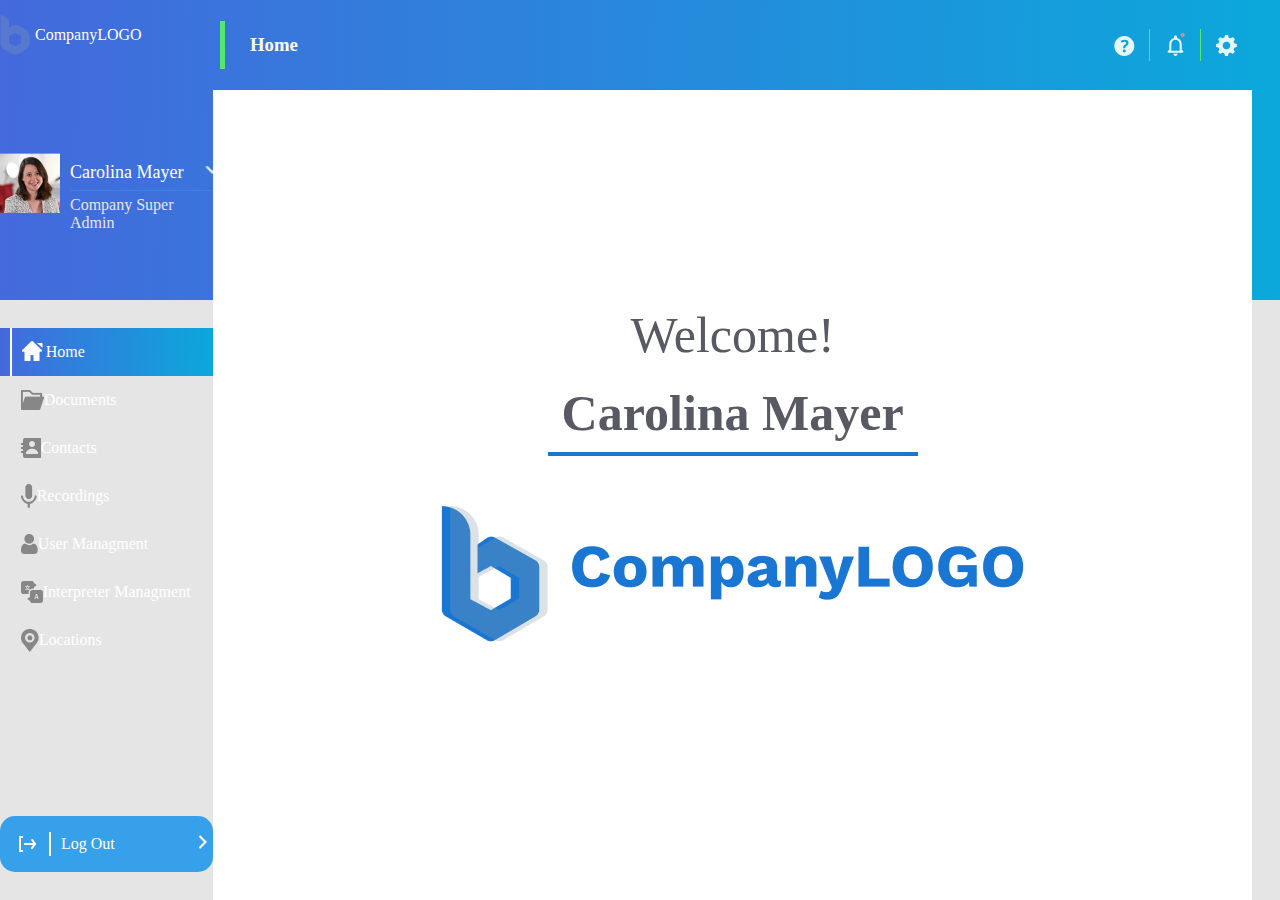
<file: index.html>
<!DOCTYPE html>
<html lang="en">
<head>
    <meta charset="UTF-8">
    <meta name="viewport" content="width=device-width, initial-scale=1.0">
    <title>Document</title>
    <link rel="stylesheet" href="scss.css">
</head>
<body>
    <div id="container">
        

        <div class="header">
            <div class="menu-top">
                <div class="logoInMenu">
                    <div>
                        <a href="/">
                            <img src="./icons/Union.svg" alt="">
                            <p>CompanyLOGO</p>
                        </a>
                    </div>
                    
                </div>
                <div class="userParams">
                    <div class="first">
                        <div>
                            <img src="./icons/avatar.png" alt="avatar">
                        </div>
                        <div class="userBlock">
                            <div class="userProps">
                                <div class="userName">Carolina Mayer</div>
                                <ul class="userOptions"></ul>
                            </div>
                            <div class="userStatus">Company Super Admin</div>
                        </div>
                    </div>
                </div>
            </div>
            <div class="topRightMenu">
                <div class="topMenu">
                    <div class="home">
                        <div class="borderDiv"></div>
                        <div>
                            <h3>Home</h3>
                        </div>
                    </div>
                    <div class="paramsMenu">
                        <div class="question"></div>
                        <div class="request"></div>
                        <div class="settings"></div>
                    </div>
                </div>
                
            </div>
        </div>


        <div id="menu">
            <div class="leftMenu">
                <div id="panel">
                    <ul>
                        <li class="activeButton">
                            <div class="home">
                                <a href="/">
                                    <span class="active"></span>
                                    <span>Home</span> 
                                </a>
                            </div>
                           
                        </li>
                        <li>
                            <div class="document">
                                <a href="/documents.html">
                                    <span class="icon"></span>
                                    <span>Documents</span> 
                                </a>
                            </div>
                        </li>
                        <li>
                            <div class="contacts">
                                <a href="/">
                                    <span class="icon"></span>
                                    <span>Contacts</span> 
                                </a>
                            </div>
                        </li>
                        <li>
                            <div class="recordings">
                                <a href="/">
                                    <span class="icon"></span>
                                    <span>Recordings</span> 
                                </a>
                            </div>
                        </li>
                        <li>
                            <div class="userManegment">
                                <a href="/">
                                    <span class="icon"></span>
                                    <span>User Managment</span> 
                                </a>
                            </div>
                        </li>
                        <li>
                            <div class="interpreterManegment">
                                <a href="/">
                                    <span class="icon"></span>
                                    <span>Interpreter Managment</span> 
                                </a>
                            </div>
                        </li>
                        <li>
                            <div class="locations">
                                <a href="/">
                                    <span class="icon"></span>
                                    <span>Locations</span> 
                                </a>
                            </div>
                        </li>
                    </ul>
                </div>
                <div id="logOut">
                    
                    <div class="logOut">
                        <div class="leftPart">
                            <span class="icon"></span>
                            <span>Log Out</span>
                        </div>
                       <div>
                         <span class="leftArrow"></span>
                        </div>
                    </div>
         
                </div>
            </div>
            <div class="myArea">
                <div class="areaParams">
                    <div class="adminWelcome">
                        <p class="welcome">Welcome!</p>
                        <p>Carolina Mayer</p>
                    </div>
                    <div>
                        <img src="./icons/logocompany.png" alt="logoCompany">
                    </div>
                </div>
               
            </div>
        </div>


    </div>
    
</body>
</html>
</file>
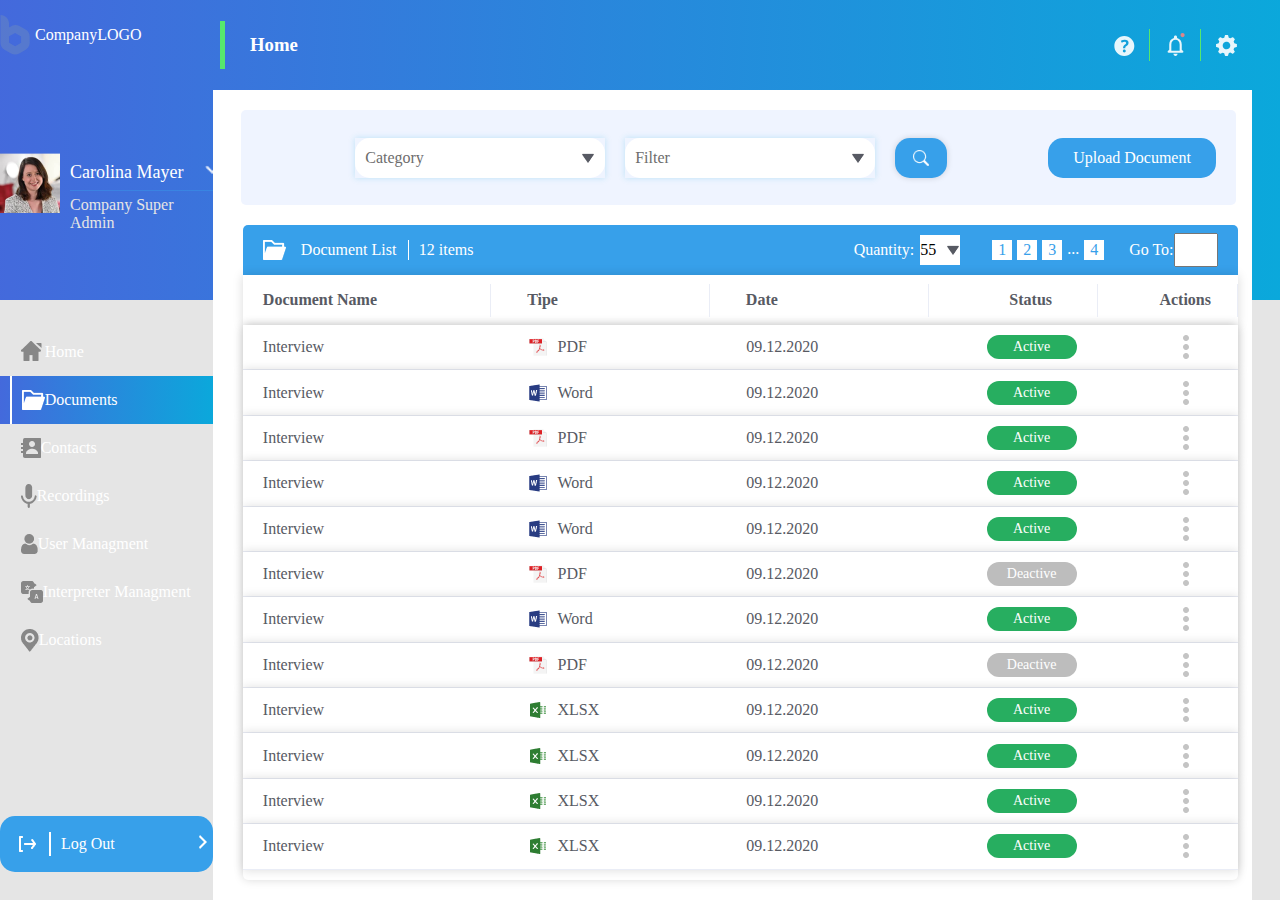
<file: documents.html>
<!DOCTYPE html>
<html lang="en">
<head>
    <meta charset="UTF-8">
    <meta name="viewport" content="width=device-width, initial-scale=1.0">
    <title>Document</title>
    <link rel="stylesheet" href="scss.css">
</head>
<body>
    <div id="container">
        

        <div class="header">
            <div class="menu-top">
                <div class="logoInMenu">
                    <div>
                        <a href="/">
                            <img src="./icons/Union.svg" alt="">
                            <p>CompanyLOGO</p>
                        </a>
                    </div>
                    
                </div>
                <div class="userParams">
                    <div class="first">
                        <div>
                            <img src="./icons/avatar.png" alt="avatar">
                        </div>
                        <div class="userBlock">
                            <div class="userProps">
                                <div class="userName">Carolina Mayer</div>
                                <ul class="userOptions"></ul>
                            </div>
                            <div class="userStatus">Company Super Admin</div>
                        </div>
                    </div>
                </div>
            </div>
            <div class="topRightMenu">
                <div class="topMenu">
                    <div class="home">
                        <div class="borderDiv"></div>
                        <div>
                            <h3>Home</h3>
                        </div>
                    </div>
                    <div class="paramsMenu">
                        <div class="question"></div>
                        <div class="request"></div>
                        <div class="settings"></div>
                    </div>
                </div>
                
            </div>
        </div>


        <div id="menu">
            <div class="leftMenu">
                <div id="panel">
                    <ul>
                        <li>
                            <div class="home">
                                <a href="/">
                                    <span class="icon"></span>
                                    <span>Home</span> 
                                </a>
                            </div>
                           
                        </li>
                        <li class="activeButton">
                            <div class="document">
                                <a href="/documents.html">
                                    <span class="active"></span>
                                    <span>Documents</span> 
                                </a>
                            </div>
                        </li>
                        <li>
                            <div class="contacts">
                                <a href="/">
                                    <span class="icon"></span>
                                    <span>Contacts</span> 
                                </a>
                            </div>
                        </li>
                        <li>
                            <div class="recordings">
                                <a href="/">
                                    <span class="icon"></span>
                                    <span>Recordings</span> 
                                </a>
                            </div>
                        </li>
                        <li>
                            <div class="userManegment">
                                <a href="/">
                                    <span class="icon"></span>
                                    <span>User Managment</span> 
                                </a>
                            </div>
                        </li>
                        <li>
                            <div class="interpreterManegment">
                                <a href="/">
                                    <span class="icon"></span>
                                    <span>Interpreter Managment</span> 
                                </a>
                            </div>
                        </li>
                        <li>
                            <div class="locations">
                                <a href="/">
                                    <span class="icon"></span>
                                    <span>Locations</span> 
                                </a>
                            </div>
                        </li>
                    </ul>
                </div>
                <div id="logOut">
                    
                    <div class="logOut">
                        <div class="leftPart">
                            <span class="icon"></span>
                            <span>Log Out</span>
                        </div>
                       <div>
                         <span class="leftArrow"></span>
                        </div>
                    </div>
         
                </div>
            </div>
            <div class="myArea">
                <div class="areaParams">
                    <div class="areaTopPart">
                        <div class="uploadDocument">
                            <div class="leftPartFindMenu">
                                 <div class="categoryFilter">
                                    <div class="categoryBtn">
                                        <span>Category</span>
                                        <span class="iconDown"></span>
                                        <span class="iconUp noneDisplay"></span>
                                    </div>
                                    <ul class="noneDisplay categoryUl">
                                         <li>Show All</li>
                                         <li>Financial</li>
                                         <li>Technology</li>
                                         <li>Healthchare</li>
                                     </ul>
                                 </div>
                                 <div class="categoryFilter">
                                         <div class="filterBtn">
                                             <span>Filter</span>
                                             <span class="iconDownFilter"></span>
                                             <span class="iconUpFilter noneDisplay"></span>
                                         </div>
                                         <ul class="noneDisplay filterUl">
                                              <li>Show All</li>
                                              <li>Tipe</li>
                                              <li>Date</li>
                                              <li>Status</li>
                                          </ul>
                                 </div>
                                 <div class="search">
                                     <input class="searchInput"type="text" name="" placeholder="Search...">
                                     <div class="searchItem">
                                         <span class="searchIco"></span>
                                     </div>
                                 </div>
                            </div>
                            <div class="uploadDocButton">
                             <div class="documentUpload">
                                 <label class="doc">
                                     <span>Upload Document</span>
                                     <input type="file" name="upload" class="uploadBtn" index="0" accept=".pdf, .doc, .docx, .xlsx">
                                 </label>
                             </div>
                            </div>
                        </div>
                    </div>
                   <div class="documents">
                    <div class="docList">
                        <div class="listLeftPart">
                            <div class="listDoc">
                                <span class="documnetIco"></span>
                                <span>Document List</span>
                            </div>
                            <div class="itemCount">
                                <p>12 items</p>
                            </div>
                        </div>
                        <div class="listRightPart">
                            <div class="quantity">
                                <p>Quantity:</p>
                                <div class="quantityBtn">
                                    <span>55</span>
                                    <span class="downArrow"></span>
                                </div>
                            </div>
                            <div class="bntNum">
                                <div>1</div>
                                <div>2</div>
                                <div>3</div>
                                <p>...</p>
                                <div class="ml">4</div>
                            </div>
                            <div class="goTo">
                                <p>Go To:</p>
                                <input class="searchInput" type="text" name="" placeholder="">
                            </div>
                        </div>
                    </div>
                    <div class="docTabel">
                        <div class="docName">Document Name</div>
                        <div class="docType">Tipe</div>
                        <div class="docDate">Date</div>
                        <div class="docStatus">Status</div>
                        <div class="docAction">Actions</div>
                    </div>
                <div class="tabelContainer">
                    <div class="documentTbl">
                        <div class="docName">
                            <span>Interview</span>
                        </div>
                        <div class="docType">
                            <span class="pdf icon"></span>
                            <span>PDF</span>
                        </div>
                        <div class="docDate">
                            <span>09.12.2020</span>
                        </div>
                        <div class="docStatus">
                            <div class="active">
                                <span>Active</span>
                            </div>
                        </div>
                        <div class="docAction">
                            <span class="action"></span>
                        </div>
                    </div>

                    <div class="documentTbl">
                        <div class="docName">
                            <span>Interview</span>
                        </div>
                        <div class="docType">
                            <span class="doc icon"></span>
                            <span>Word</span>
                        </div>
                        <div class="docDate">
                            <span>09.12.2020</span>
                        </div>
                        <div class="docStatus">
                            <div class="active">
                                <span>Active</span>
                            </div>
                        </div>
                        <div class="docAction">
                            <span class="action"></span>
                        </div>
                    </div>

                    <div class="documentTbl">
                        <div class="docName">
                            <span>Interview</span>
                        </div>
                        <div class="docType">
                            <span class="pdf icon"></span>
                            <span>PDF</span>
                        </div>
                        <div class="docDate">
                            <span>09.12.2020</span>
                        </div>
                        <div class="docStatus">
                            <div class="active">
                                <span>Active</span>
                            </div>
                        </div>
                        <div class="docAction">
                            <span class="action"></span>
                        </div>
                    </div>

                    <div class="documentTbl">
                        <div class="docName">
                            <span>Interview</span>
                        </div>
                        <div class="docType">
                            <span class="doc icon"></span>
                            <span>Word</span>
                        </div>
                        <div class="docDate">
                            <span>09.12.2020</span>
                        </div>
                        <div class="docStatus">
                            <div class="active">
                                <span>Active</span>
                            </div>
                        </div>
                        <div class="docAction">
                            <span class="action"></span>
                        </div>
                    </div>

                    <div class="documentTbl">
                        <div class="docName">
                            <span>Interview</span>
                        </div>
                        <div class="docType">
                            <span class="doc icon"></span>
                            <span>Word</span>
                        </div>
                        <div class="docDate">
                            <span>09.12.2020</span>
                        </div>
                        <div class="docStatus">
                            <div class="active">
                                <span>Active</span>
                            </div>
                        </div>
                        <div class="docAction">
                            <span class="action"></span>
                        </div>
                    </div>

                    <div class="documentTbl">
                        <div class="docName">
                            <span>Interview</span>
                        </div>
                        <div class="docType">
                            <span class="pdf icon"></span>
                            <span>PDF</span>
                        </div>
                        <div class="docDate">
                            <span>09.12.2020</span>
                        </div>
                        <div class="docStatus">
                            <div class="active deActive">
                                <span>Deactive</span>
                            </div>
                        </div>
                        <div class="docAction">
                            <span class="action"></span>
                        </div>
                    </div>

                    <div class="documentTbl">
                        <div class="docName">
                            <span>Interview</span>
                        </div>
                        <div class="docType">
                            <span class="doc icon"></span>
                            <span>Word</span>
                        </div>
                        <div class="docDate">
                            <span>09.12.2020</span>
                        </div>
                        <div class="docStatus">
                            <div class="active">
                                <span>Active</span>
                            </div>
                        </div>
                        <div class="docAction">
                            <span class="action"></span>
                        </div>
                    </div>

                    <div class="documentTbl">
                        <div class="docName">
                            <span>Interview</span>
                        </div>
                        <div class="docType">
                            <span class="pdf icon"></span>
                            <span>PDF</span>
                        </div>
                        <div class="docDate">
                            <span>09.12.2020</span>
                        </div>
                        <div class="docStatus">
                            <div class="active deActive">
                                <span>Deactive</span>
                            </div>
                        </div>
                        <div class="docAction">
                            <span class="action"></span>
                        </div>
                    </div>

                    <div class="documentTbl">
                        <div class="docName">
                            <span>Interview</span>
                        </div>
                        <div class="docType">
                            <span class="xlsx icon"></span>
                            <span>XLSX</span>
                        </div>
                        <div class="docDate">
                            <span>09.12.2020</span>
                        </div>
                        <div class="docStatus">
                            <div class="active">
                                <span>Active</span>
                            </div>
                        </div>
                        <div class="docAction">
                            <span class="action"></span>
                        </div>
                    </div>

                    <div class="documentTbl">
                        <div class="docName">
                            <span>Interview</span>
                        </div>
                        <div class="docType">
                            <span class="xlsx icon"></span>
                            <span>XLSX</span>
                        </div>
                        <div class="docDate">
                            <span>09.12.2020</span>
                        </div>
                        <div class="docStatus">
                            <div class="active">
                                <span>Active</span>
                            </div>
                        </div>
                        <div class="docAction">
                            <span class="action"></span>
                        </div>
                    </div>

                    <div class="documentTbl">
                        <div class="docName">
                            <span>Interview</span>
                        </div>
                        <div class="docType">
                            <span class="xlsx icon"></span>
                            <span>XLSX</span>
                        </div>
                        <div class="docDate">
                            <span>09.12.2020</span>
                        </div>
                        <div class="docStatus">
                            <div class="active">
                                <span>Active</span>
                            </div>
                        </div>
                        <div class="docAction">
                            <span class="action"></span>
                        </div>
                    </div>

                    <div class="documentTbl">
                        <div class="docName">
                            <span>Interview</span>
                        </div>
                        <div class="docType">
                            <span class="xlsx icon"></span>
                            <span>XLSX</span>
                        </div>
                        <div class="docDate">
                            <span>09.12.2020</span>
                        </div>
                        <div class="docStatus">
                            <div class="active">
                                <span>Active</span>
                            </div>
                        </div>
                        <div class="docAction">
                            <span class="action"></span>
                        </div>
                    </div>
                </div>
                   </div>
            
                </div>
               
            </div>
        </div>


    </div>
    <script src="documents.js"></script>
</body>
</html>
</file>
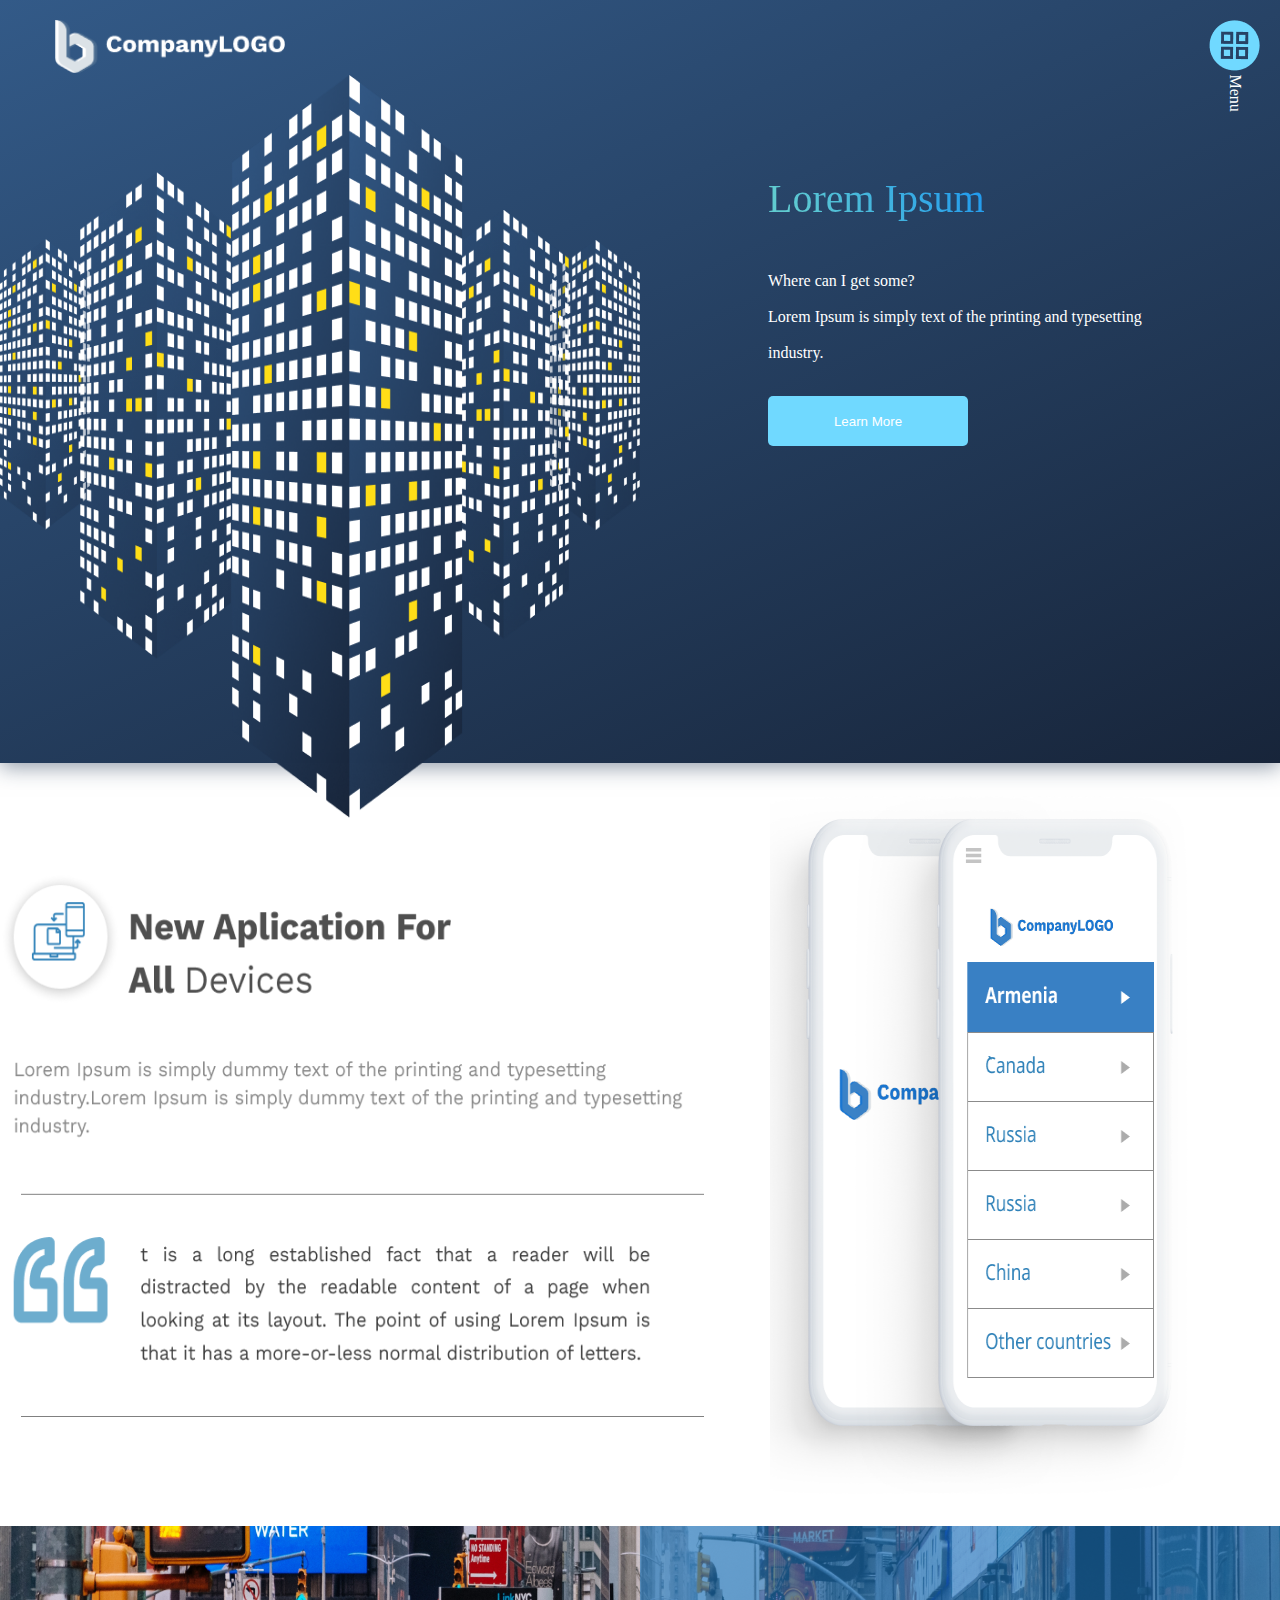
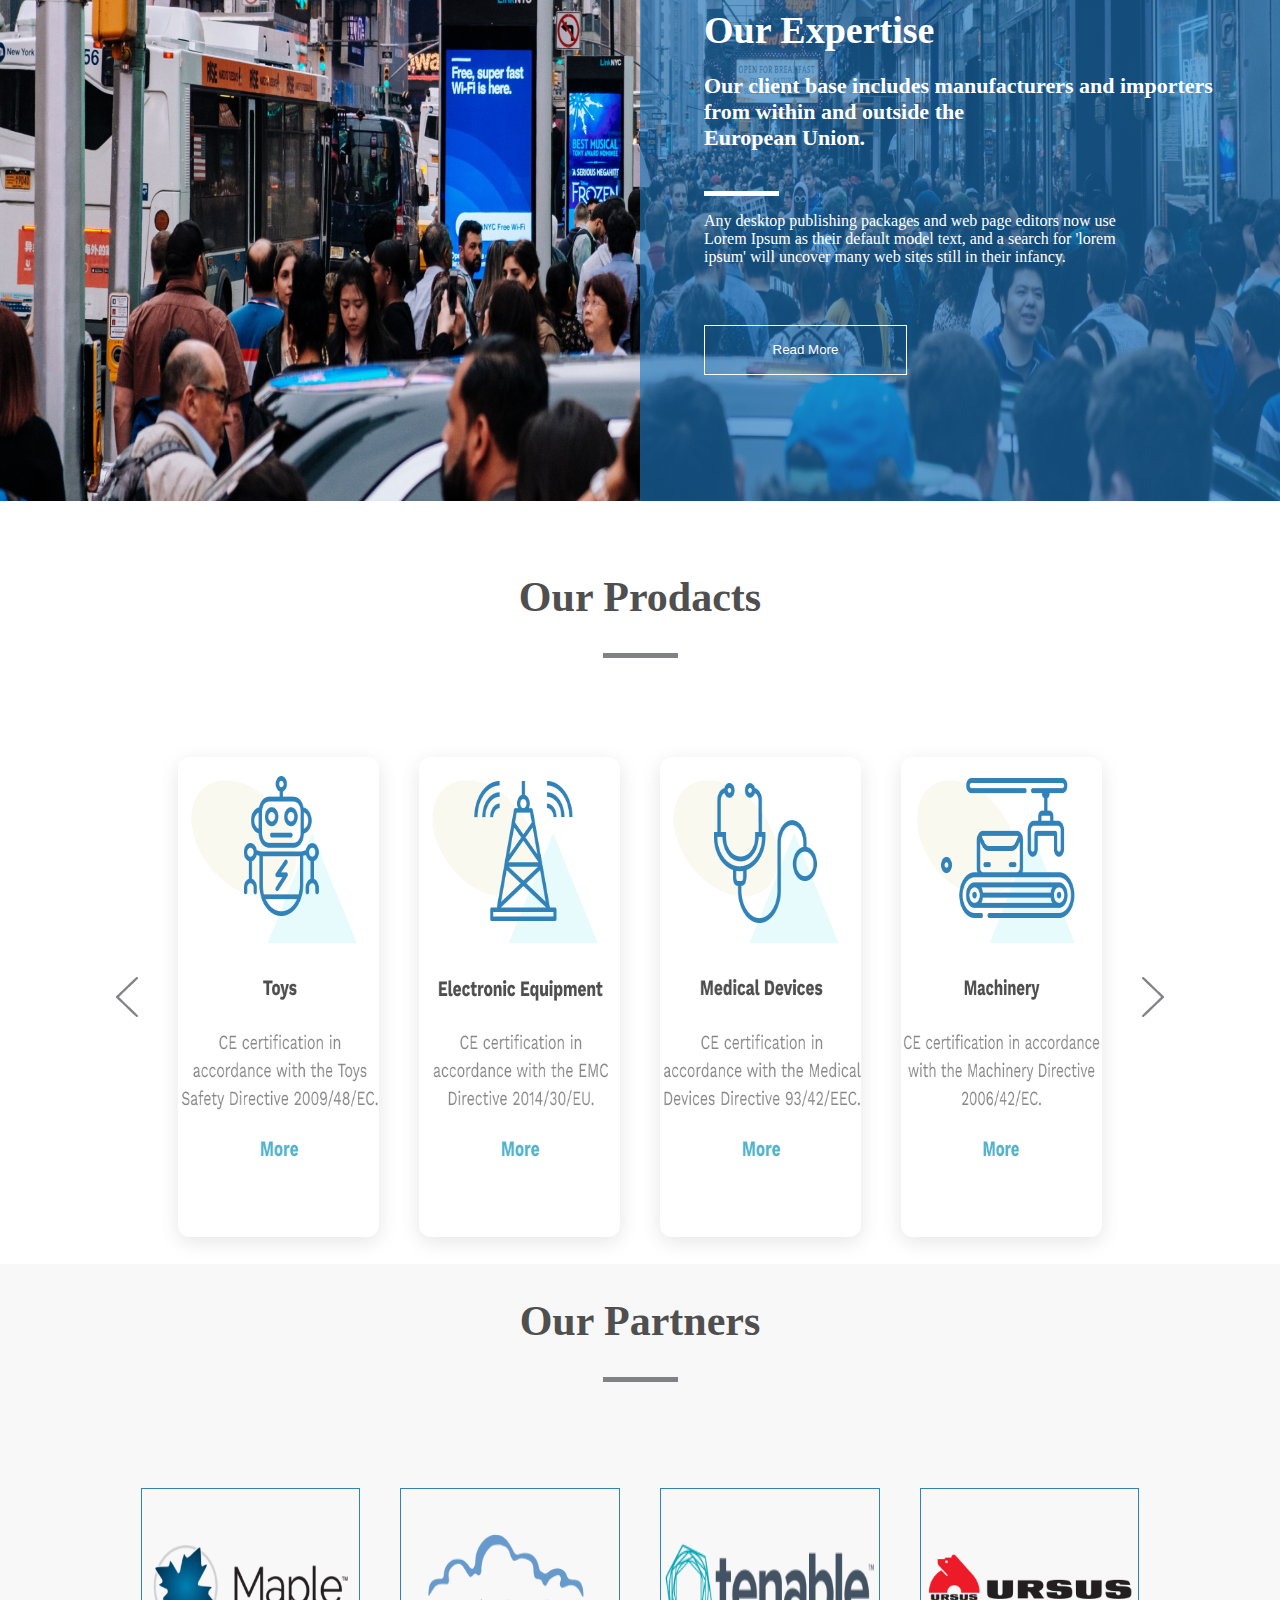
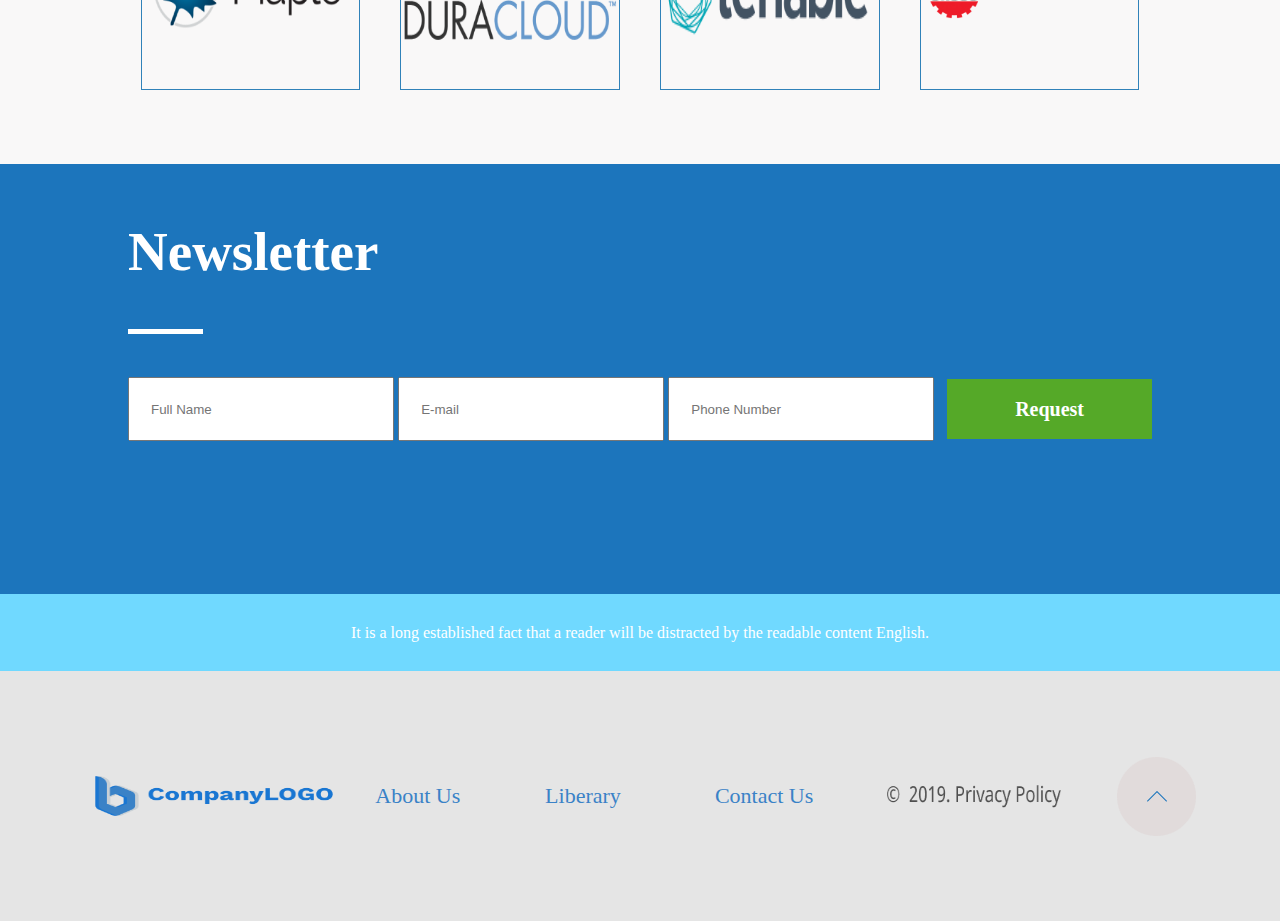
<file: ourProducts.html>
<!DOCTYPE html>
<html lang="en">
<head>
    <meta charset="UTF-8">
    <meta name="viewport" content="width=device-width, initial-scale=1.0">
    <title>Document</title>
    <link rel="stylesheet" href="/products.css">
</head>
<body>
    <div id="container">
        <div id="header">
            <div class="leftPartLogo">
                <div class="lodoDiv">
                    <div class="logoCompany"></div>
                </div>
                <div class="building"></div>
            </div>
            <div class="rightPartHeader">
                <div class="menu">
                    <div class="menuBtn">
                        <div class="menuIcon"></div>
                        <div class="menuText">Menu</div>
                    </div>
                </div>
                <div class="aboutCompany">
                    <div class="loremipsume">
                        <div class="nameComp">
                           <h2>Lorem Ipsum</h2> 
                        </div>
                        <div class="whereCanI">
                            <p>Where can I get some?</p>
                            <p> Lorem Ipsum is simply text of the printing and typesetting industry.</p>
                        </div>
                        <div class="learnMore">
                            <button class="moreBtn">Learn More</button>
                        </div>
                    </div>
                </div>

                <div class="menuClose">
                    <div class="closeDiv">
                        <div class="closeIcon"></div>
                        <div class="closeText">Close</div>
                    </div>

                    <div class="menuMini">
                        <div class="menuContainer">
                            <div class="menuTop">
                                <div class="active"><p>About Us</p></div>
                                <div><p>Liberary</p> </div>
                                <div><p>Contact Us</p></div>
                            </div>
                            <div class="logoCompany"></div>
                        </div>
                    </div>
                </div>
            </div>
        </div>
        <div id="newApp">
            <div class="leftPart">
                <div class="textImage"></div>
            </div>
            <div class="rightPart">
                <div class="phoneContainer">
                    <div class="phone1"></div>
                </div>
            </div>
        </div>
        <div id="expertise">
            <div class="imageBg">
                <div class="nothing"></div>
                <div class="ourExpertise">
                    <div class="paramImage">
                        <div class="expText">Our Expertise</div>
                        <div class="ourClient">
                           <p>Our client base includes manufacturers and importers</p>
                           <p>from within and outside the </p>
                           <p>European Union. </p> 
                        </div>

                        <div class="borderWhite"></div>
                        <div class="anyDesktop">
                           <p>Any desktop publishing packages and web page editors now use</p>
                           <p>Lorem Ipsum as their default model text, and a search for 'lorem </p>
                           <p>ipsum' will uncover many web sites still in their infancy.</p>  
                        </div>
                        <div class="readMore">
                            <button>Read More</button>
                        </div>
                    </div>
                </div>
            </div>
        </div>
        <div id="ourProducts">
            <div class="topPart">
                <div>
                    <div class="txtProd">Our Prodacts</div>
                </div>
                <div class="border"></div>
            </div>
            <div class="downPart">
                <div class="slides">
                    <div class="back"></div>
                    <div class="params">
                        <div class="toy"></div>
                    </div>
                    <div class="params">
                        <div class="el"></div>
                    </div>
                    <div class="params">
                        <div class="medicial"></div>
                    </div>
                    <div class="params">
                        <div class="machine"></div>
                    </div>
                    <div class="forward"></div>
                </div>
            </div>
        </div>
        <div id="ourPartners">
            <div class="topPart">
                <div>
                    <div class="txtProd">Our Partners</div>
                </div>
                <div class="border"></div>
            </div>
            <div class="downPart">
                <div class="slides">
                    <div class="params">
                        <div class="maple"></div>
                    </div>
                    <div class="params">
                        <div class="dura"></div>
                    </div>
                    <div class="params">
                        <div class="tenable"></div>
                    </div>
                    <div class="params">
                        <div class="ursus"></div>
                    </div>   
                </div>
            </div>
        </div>
        <div id="newsletter">
            <div class="req">
                <div>
                    <div class="text">Newsletter</div>
                    <div class="borderWhite"></div>
                </div>
                <div class="reqPart">
                    <div class="inputs">
                        <input type="text"   class="input_form"  placeholder="Full Name" >
                        <input type="email"  class="input_form"  placeholder="E-mail" >
                        <input type="text"  class="input_form"  placeholder="Phone Number" >
                    </div>
                    <div class="reqDiv">
                        <button class="request">Request</button>
                    </div>
                </div>
            </div>
        </div>
        <div id="readable">
            <div>It is a long established fact that a reader will be distracted by the readable content English. </div>
        </div>
        <div id="footer">
            <div class="myFooter">
                <div class="parts">
                    <div class="right"></div>
                </div>
                <div class="parts center">
                    <div class="part">About Us</div>
                    <div class="part">Liberary</div>
                    <div class="part">Contact Us</div>
                </div>
                <div class="parts left">
                    <div class="year2019"></div>
                    <div class="elipseDiv">
                        <a class="elipse" href="#"></a>
                    </div>
                </div>
            </div>
        </div>
    </div>
    <script src="products.js"></script>
</body>
</html>
</file>
<file: scss.css>
* {
  padding: 0px;
  margin: 0px;
}

#container {
  width: 100vw;
  height: 100vh;
}

#container #menu {
  height: calc(100% - 300px);
  background: #E5E5E5;
  display: -webkit-box;
  display: -ms-flexbox;
  display: flex;
}

#container #menu .myArea {
  position: relative;
  width: 100%;
  height: 100%;
}

#container #menu .myArea .areaParams {
  background: white;
  width: calc(100% - 28px);
  height: calc(100vh - 90px);
  display: -webkit-box;
  display: -ms-flexbox;
  display: flex;
  -webkit-box-orient: vertical;
  -webkit-box-direction: normal;
      -ms-flex-direction: column;
          flex-direction: column;
  -webkit-box-pack: center;
      -ms-flex-pack: center;
          justify-content: center;
  -webkit-box-align: center;
      -ms-flex-align: center;
          align-items: center;
  top: -210px;
  position: absolute;
}

#container #menu .myArea .areaParams .areaTopPart {
  width: 100%;
  margin-top: 20px;
}

#container #menu .myArea .areaParams .uploadDocument {
  display: -webkit-box;
  display: -ms-flexbox;
  display: flex;
  -webkit-box-pack: justify;
      -ms-flex-pack: justify;
          justify-content: space-between;
  -webkit-box-align: center;
      -ms-flex-align: center;
          align-items: center;
  width: calc(100% - 44px);
  height: 95px;
  background: #EFF4FF;
  border-radius: 5px;
  margin-left: 28px;
}

#container #menu .myArea .areaParams .uploadDocument .leftPartFindMenu {
  display: -webkit-box;
  display: -ms-flexbox;
  display: flex;
  -webkit-box-pack: center;
      -ms-flex-pack: center;
          justify-content: center;
  -webkit-box-align: center;
      -ms-flex-align: center;
          align-items: center;
  position: relative;
  margin-left: 20px;
  width: 80%;
}

#container #menu .myArea .areaParams .uploadDocument .leftPartFindMenu .search:hover {
  background: #ffffff;
  border-radius: 15px;
}

#container #menu .myArea .areaParams .uploadDocument .leftPartFindMenu .search:hover .searchItem {
  background: #ffffff;
  -webkit-box-shadow: none;
          box-shadow: none;
}

#container #menu .myArea .areaParams .uploadDocument .leftPartFindMenu .search:hover .searchIco {
  width: 16px;
  content: url(./icons/searchBlue.png);
}

#container #menu .myArea .areaParams .uploadDocument .leftPartFindMenu .search:hover .searchInput {
  width: 186px;
  padding: 0 6px;
}

#container #menu .myArea .areaParams .uploadDocument .leftPartFindMenu .searchInput {
  border: none;
  background: none;
  outline: none;
  float: left;
  padding: 0;
  font-size: 16px;
  -webkit-transition: 0.4s;
  transition: 0.4s;
  line-height: 40px;
  width: 0px;
  font-family: 'Work Sans';
  font-style: normal;
  font-weight: normal;
}

#container #menu .myArea .areaParams .uploadDocument .leftPartFindMenu .searchItem {
  width: 52px;
  height: 40px;
  background: #37A0EA;
  display: -webkit-box;
  display: -ms-flexbox;
  display: flex;
  -webkit-box-align: center;
      -ms-flex-align: center;
          align-items: center;
  -webkit-box-pack: center;
      -ms-flex-pack: center;
          justify-content: center;
  -webkit-box-shadow: 0px 0px 6px rgba(0, 0, 0, 0.15);
          box-shadow: 0px 0px 6px rgba(0, 0, 0, 0.15);
  border-radius: 15px;
  cursor: pointer;
}

#container #menu .myArea .areaParams .uploadDocument .leftPartFindMenu .searchItem .searchIco {
  width: 16px;
  content: url(./icons/search.png);
}

#container #menu .myArea .areaParams .uploadDocument .leftPartFindMenu .categoryFilter {
  width: 250px;
  -webkit-box-shadow: 0px 0px 6px rgba(39, 174, 222, 0.25);
          box-shadow: 0px 0px 6px rgba(39, 174, 222, 0.25);
  color: #6D6D6D;
  font-size: 16px;
  margin-right: 20px;
}

#container #menu .myArea .areaParams .uploadDocument .leftPartFindMenu .categoryFilter .blueColor {
  color: #37A0EA;
  border-radius: 15px 15px 0px 0px !important;
}

#container #menu .myArea .areaParams .uploadDocument .leftPartFindMenu .categoryFilter ul {
  width: 250px;
  position: absolute;
}

#container #menu .myArea .areaParams .uploadDocument .leftPartFindMenu .categoryFilter ul li {
  height: 40px;
  -webkit-box-align: center;
      -ms-flex-align: center;
          align-items: center;
  display: -webkit-box;
  display: -ms-flexbox;
  display: flex;
  margin-left: 10px;
}

#container #menu .myArea .areaParams .uploadDocument .leftPartFindMenu .categoryFilter .categoryBtn, #container #menu .myArea .areaParams .uploadDocument .leftPartFindMenu .categoryFilter .filterBtn {
  height: 40px;
  -webkit-box-align: center;
      -ms-flex-align: center;
          align-items: center;
  border-radius: 15px;
  background: #ffffff;
  display: -webkit-box;
  display: -ms-flexbox;
  display: flex;
  -webkit-box-pack: justify;
      -ms-flex-pack: justify;
          justify-content: space-between;
  padding: 0px 10px;
  cursor: pointer;
}

#container #menu .myArea .areaParams .uploadDocument .leftPartFindMenu .categoryFilter .categoryBtn .iconDown, #container #menu .myArea .areaParams .uploadDocument .leftPartFindMenu .categoryFilter .categoryBtn .iconDownFilter, #container #menu .myArea .areaParams .uploadDocument .leftPartFindMenu .categoryFilter .filterBtn .iconDown, #container #menu .myArea .areaParams .uploadDocument .leftPartFindMenu .categoryFilter .filterBtn .iconDownFilter {
  content: url(./icons/arrowDown.png);
}

#container #menu .myArea .areaParams .uploadDocument .leftPartFindMenu .categoryFilter .categoryBtn .iconUp, #container #menu .myArea .areaParams .uploadDocument .leftPartFindMenu .categoryFilter .categoryBtn .iconUpFilter, #container #menu .myArea .areaParams .uploadDocument .leftPartFindMenu .categoryFilter .filterBtn .iconUp, #container #menu .myArea .areaParams .uploadDocument .leftPartFindMenu .categoryFilter .filterBtn .iconUpFilter {
  content: url(./icons/iconUp.png);
}

#container #menu .myArea .areaParams .uploadDocument .leftPartFindMenu .noneDisplay {
  display: none;
}

#container #menu .myArea .areaParams .uploadDocument .leftPartFindMenu ul {
  background: #ffffff;
  list-style: none;
  border-radius: 0px 0px 15px 15px;
}

#container #menu .myArea .areaParams .uploadDocument .uploadDocButton {
  width: 20%;
}

#container #menu .myArea .areaParams .adminWelcome {
  display: -webkit-box;
  display: -ms-flexbox;
  display: flex;
  -webkit-box-orient: vertical;
  -webkit-box-direction: normal;
      -ms-flex-direction: column;
          flex-direction: column;
  -webkit-box-align: center;
      -ms-flex-align: center;
          align-items: center;
  width: 370px;
  border-bottom: 4px solid #1976D2;
}

#container #menu .myArea .areaParams .adminWelcome p {
  font-family: 'Work Sans';
  font-style: normal;
  font-weight: 600;
  font-size: 50px;
  color: #575A63;
  margin: 10px;
}

#container #menu .myArea .areaParams .adminWelcome .welcome {
  font-weight: normal;
}

#container #menu .leftMenu {
  width: 20%;
  height: calc(100% - 56px);
  -webkit-box-orient: vertical;
  -webkit-box-direction: normal;
      -ms-flex-direction: column;
          flex-direction: column;
  display: -webkit-box;
  display: -ms-flexbox;
  display: flex;
  -webkit-box-pack: justify;
      -ms-flex-pack: justify;
          justify-content: space-between;
  margin-top: 28px;
}

#container #menu .leftMenu #panel {
  width: 100%;
  height: 100%;
}

#container #menu .leftMenu #panel ul {
  width: 100%;
  height: 100%;
  list-style: none;
}

#container #menu .leftMenu #panel ul li {
  max-height: 48px;
  height: 12%;
  display: -webkit-box;
  display: -ms-flexbox;
  display: flex;
  -webkit-box-align: center;
      -ms-flex-align: center;
          align-items: center;
  -webkit-box-pack: center;
      -ms-flex-pack: center;
          justify-content: center;
}

#container #menu .leftMenu #panel ul li div {
  width: 90%;
  display: -webkit-box;
  display: -ms-flexbox;
  display: flex;
  -webkit-box-align: center;
      -ms-flex-align: center;
          align-items: center;
  height: 100%;
}

#container #menu .leftMenu #panel ul li div a {
  text-decoration: none;
  color: #ffffff;
  display: -webkit-box;
  display: -ms-flexbox;
  display: flex;
  -webkit-box-align: center;
      -ms-flex-align: center;
          align-items: center;
  width: 100%;
  margin-left: 10px;
  height: 100%;
}

#panel div:hover {
  border-left: 2px solid white;
}

.activeButton {
  background: linear-gradient(91.39deg, #4568DC -2.02%, #00B4DB 118.83%);
}

.activeButton div {
  border-left: 2px solid white;
}

.home .active {
  content: url(./icons/homewhite.png);
}

.home .icon {
  content: url(./icons/homebrown.png);
}

.document .icon {
  content: url(./icons/documents.png);
}

.document .active {
  content: url(./icons/docwhite.png);
}

.contacts .icon {
  content: url(./icons/contacts.png);
}

.recordings .icon {
  content: url(./icons/recordings.png);
}

.userManegment .icon {
  content: url(./icons/usermanagment.png);
}

.interpreterManegment .icon {
  content: url(./icons/interpretermanagment.png);
}

.locations .icon {
  content: url(./icons/locations.png);
}

.header {
  width: 100vw;
  height: 300px;
  display: -webkit-box;
  display: -ms-flexbox;
  display: flex;
  background: linear-gradient(91.39deg, #4568DC -2.02%, #00B4DB 118.83%);
}

.menu-top {
  display: -webkit-box;
  display: -ms-flexbox;
  display: flex;
  -webkit-box-orient: vertical;
  -webkit-box-direction: normal;
      -ms-flex-direction: column;
          flex-direction: column;
  -webkit-box-pack: start;
      -ms-flex-pack: start;
          justify-content: flex-start;
  -webkit-box-align: center;
      -ms-flex-align: center;
          align-items: center;
  width: 20%;
}

.logoInMenu {
  display: -webkit-box;
  display: -ms-flexbox;
  display: flex;
  -webkit-box-align: center;
      -ms-flex-align: center;
          align-items: center;
  width: 220px;
  height: 90px;
}

.logoInMenu div a {
  height: 50px;
  display: -webkit-box;
  display: -ms-flexbox;
  display: flex;
  -webkit-box-align: center;
      -ms-flex-align: center;
          align-items: center;
  color: #ffffff;
  text-decoration: none;
}

.logoInMenu p {
  margin-left: 5px;
}

.topRightMenu {
  display: -webkit-box;
  display: -ms-flexbox;
  display: flex;
  -webkit-box-pack: justify;
      -ms-flex-pack: justify;
          justify-content: space-between;
  -webkit-box-align: center;
      -ms-flex-align: center;
          align-items: center;
  width: 100%;
  height: 90px;
}

.topRightMenu .topMenu {
  display: -webkit-box;
  display: -ms-flexbox;
  display: flex;
  -webkit-box-pack: justify;
      -ms-flex-pack: justify;
          justify-content: space-between;
  -webkit-box-align: center;
      -ms-flex-align: center;
          align-items: center;
  height: 50px;
  width: 100%;
}

.home {
  display: -webkit-box;
  display: -ms-flexbox;
  display: flex;
  -webkit-box-align: center;
      -ms-flex-align: center;
          align-items: center;
  color: #ffffff;
}

.home h3 {
  margin-left: 25px;
}

.borderDiv {
  width: 5px;
  height: 48px;
  background: #56E86D;
}

.paramsMenu {
  display: -webkit-box;
  display: -ms-flexbox;
  display: flex;
  -webkit-box-align: center;
      -ms-flex-align: center;
          align-items: center;
  -webkit-box-pack: center;
      -ms-flex-pack: center;
          justify-content: center;
  width: 210px;
}

.question {
  background: url(./icons/question.svg);
  border-right: 1px solid #56E86D;
}

.request {
  background: url(./icons/request.svg);
  border-right: 1px solid #56E86D;
}

.settings {
  background: url(./icons/settings.svg);
}

.question, .request, .settings {
  width: 50px;
  height: 32px;
  display: -webkit-box;
  display: -ms-flexbox;
  display: flex;
  -webkit-box-pack: center;
      -ms-flex-pack: center;
          justify-content: center;
  -webkit-box-align: center;
      -ms-flex-align: center;
          align-items: center;
  cursor: pointer;
  background-repeat: no-repeat;
  background-size: 25px 25px;
  background-position: center;
}

.userParams {
  height: 100%;
  width: 100%;
  display: -webkit-box;
  display: -ms-flexbox;
  display: flex;
  -webkit-box-orient: vertical;
  -webkit-box-direction: normal;
      -ms-flex-direction: column;
          flex-direction: column;
  -webkit-box-align: center;
      -ms-flex-align: center;
          align-items: center;
  -webkit-box-pack: center;
      -ms-flex-pack: center;
          justify-content: center;
}

.userParams .first {
  display: -webkit-box;
  display: -ms-flexbox;
  display: flex;
  -webkit-box-align: center;
      -ms-flex-align: center;
          align-items: center;
}

.userParams .first .userBlock {
  height: 100%;
  font-family: 'Work Sans';
  font-style: normal;
  padding-left: 10px;
}

.userParams .first .userBlock .userProps {
  height: 50%;
  display: -webkit-box;
  display: -ms-flexbox;
  display: flex;
  -webkit-box-pack: justify;
      -ms-flex-pack: justify;
          justify-content: space-between;
  border-bottom: 1px solid rgba(55, 160, 234, 0.4);
  padding-top: 5px;
  -webkit-box-align: center;
      -ms-flex-align: center;
          align-items: center;
}

.userParams .first .userBlock .userProps .userName {
  font-size: 18px;
  color: #ffffff;
}

.userParams .first .userBlock .userProps .userOptions {
  background: url(./icons/vector.png);
  height: 15px;
  width: 15px;
  background-repeat: no-repeat;
  background-size: contain;
}

.userParams .first .userBlock .userStatus {
  height: 50%;
  padding-top: 5px;
  color: #E5E5E5;
  font-size: 16px;
}

#logOut {
  display: -webkit-box;
  display: -ms-flexbox;
  display: flex;
  -webkit-box-pack: center;
      -ms-flex-pack: center;
          justify-content: center;
}

#logOut .logOut {
  width: 100%;
  max-width: 276px;
  height: 56px;
  -webkit-box-align: center;
      -ms-flex-align: center;
          align-items: center;
  display: -webkit-box;
  display: -ms-flexbox;
  display: flex;
  background: #37A0EA;
  color: #ffffff;
  border-radius: 15px;
  -webkit-box-pack: justify;
      -ms-flex-pack: justify;
          justify-content: space-between;
  cursor: pointer;
}

#logOut .logOut .leftPart {
  display: -webkit-box;
  display: -ms-flexbox;
  display: flex;
  -webkit-box-align: center;
      -ms-flex-align: center;
          align-items: center;
  margin-left: 15px;
}

#logOut .logOut .icon {
  content: url(./icons/logout.png);
  margin-right: 10px;
  border-right: 2px solid;
  padding-right: 10px;
}

.leftArrow {
  content: url(./icons/leftarrow.png);
}

.documentUpload {
  height: 40px;
  display: -webkit-box;
  display: -ms-flexbox;
  display: flex;
  -webkit-box-pack: end;
      -ms-flex-pack: end;
          justify-content: flex-end;
  margin-right: 20px;
}

.documentUpload .doc {
  -webkit-box-align: center;
      -ms-flex-align: center;
          align-items: center;
  display: -webkit-box;
  display: -ms-flexbox;
  display: flex;
  -webkit-box-pack: center;
      -ms-flex-pack: center;
          justify-content: center;
  width: 168px;
  background: #37A0EA;
  border-radius: 15px;
  color: white;
  cursor: pointer;
}

.documentUpload .uploadBtn {
  display: none;
}

.documents {
  width: calc(100% - 44px);
  height: calc(100% - 135px);
  margin-top: 20px;
  margin-left: 15px;
  color: #ffffff;
}

.documents .docList {
  width: 100%;
  height: 50px;
  display: -webkit-box;
  display: -ms-flexbox;
  display: flex;
  -webkit-box-align: center;
      -ms-flex-align: center;
          align-items: center;
  -webkit-box-pack: justify;
      -ms-flex-pack: justify;
          justify-content: space-between;
  background: #37A0EA;
  border-radius: 5px 5px 0px 0px;
}

.documents .docList .listLeftPart {
  display: -webkit-box;
  display: -ms-flexbox;
  display: flex;
  margin-left: 20px;
}

.documents .docList .listLeftPart .listDoc {
  width: 145px;
  border-right: 1px solid #ffffff;
}

.documents .docList .listLeftPart .itemCount {
  margin-left: 10px;
}

.documents .docList .listLeftPart .documnetIco {
  margin-right: 15px;
  content: url(./icons/docwhite.png);
}

.documents .docList .listLeftPart div {
  display: -webkit-box;
  display: -ms-flexbox;
  display: flex;
  -webkit-box-align: center;
      -ms-flex-align: center;
          align-items: center;
}

.documents .docList .listRightPart {
  display: -webkit-box;
  display: -ms-flexbox;
  display: flex;
  margin-right: 20px;
  -webkit-box-align: center;
      -ms-flex-align: center;
          align-items: center;
}

.documents .docList .listRightPart .quantity {
  display: -webkit-box;
  display: -ms-flexbox;
  display: flex;
  -webkit-box-pack: center;
      -ms-flex-pack: center;
          justify-content: center;
  -webkit-box-align: center;
      -ms-flex-align: center;
          align-items: center;
}

.documents .docList .listRightPart .quantity .quantityBtn {
  background: white;
  color: black;
  display: -webkit-box;
  display: -ms-flexbox;
  display: flex;
  width: 40px;
  -webkit-box-align: center;
      -ms-flex-align: center;
          align-items: center;
  height: 30px;
  -webkit-box-pack: justify;
      -ms-flex-pack: justify;
          justify-content: space-between;
  margin-left: 6px;
  margin-right: 32px;
}

.documents .docList .listRightPart .quantity .quantityBtn .downArrow {
  content: url(./icons/arrowDown.png);
}

.documents .docList .listRightPart .bntNum {
  display: -webkit-box;
  display: -ms-flexbox;
  display: flex;
}

.documents .docList .listRightPart .bntNum div {
  width: 20px;
  height: 20px;
  color: #37A0EA;
  background: #ffffff;
  display: -webkit-box;
  display: -ms-flexbox;
  display: flex;
  -webkit-box-align: center;
      -ms-flex-align: center;
          align-items: center;
  -webkit-box-pack: center;
      -ms-flex-pack: center;
          justify-content: center;
  margin-right: 5px;
}

.documents .docList .listRightPart .bntNum .ml {
  margin-left: 5px;
  margin-right: 25px;
}

.documents .docList .listRightPart .goTo {
  display: -webkit-box;
  display: -ms-flexbox;
  display: flex;
  -webkit-box-pack: center;
      -ms-flex-pack: center;
          justify-content: center;
  -webkit-box-align: center;
      -ms-flex-align: center;
          align-items: center;
}

.documents .docList .listRightPart .goTo input {
  width: 40px;
  height: 30px;
}

.documents .docTabel {
  color: #575A63;
  display: -webkit-box;
  display: -ms-flexbox;
  display: flex;
  width: 100%;
  display: flex;
  -webkit-box-align: center;
      -ms-flex-align: center;
          align-items: center;
  height: 50px;
  -webkit-box-shadow: 0px 0px 10px rgba(0, 0, 0, 0.15);
          box-shadow: 0px 0px 10px rgba(0, 0, 0, 0.15);
  font-family: 'Work Sans';
  font-style: normal;
  font-weight: 600;
  font-size: 16px;
}

.documents .docTabel .docName, .documents .docTabel .docType, .documents .docTabel .docDate {
  width: calc(25% - 20px);
  display: -webkit-box;
  display: -ms-flexbox;
  display: flex;
  -webkit-box-pack: start;
      -ms-flex-pack: start;
          justify-content: flex-start;
  margin-left: 20px;
  border-right: 1px solid #EAEDF6;
  height: 33px;
  -webkit-box-align: center;
      -ms-flex-align: center;
          align-items: center;
}

.documents .docTabel .docType, .documents .docTabel .docDate {
  width: calc(22% - 36px);
  margin-left: 36px;
}

.documents .docTabel .docStatus {
  width: calc(17% - 36px);
  display: -webkit-box;
  display: -ms-flexbox;
  display: flex;
  -webkit-box-pack: center;
      -ms-flex-pack: center;
          justify-content: center;
  margin-left: 36px;
  border-right: 1px solid #EAEDF6;
  height: 33px;
  -webkit-box-align: center;
      -ms-flex-align: center;
          align-items: center;
}

.documents .docTabel .docAction {
  width: calc(14% - 36px);
  display: -webkit-box;
  display: -ms-flexbox;
  display: flex;
  -webkit-box-pack: center;
      -ms-flex-pack: center;
          justify-content: center;
  margin-left: 36px;
  border-right: 1px solid #EAEDF6;
  height: 33px;
  -webkit-box-align: center;
      -ms-flex-align: center;
          align-items: center;
}

.documents .tabelContainer {
  width: 100%;
  height: calc(97% - 100px);
  background: #ffffff;
  border-radius: 5px;
  -webkit-box-shadow: 0px 0px 10px rgba(0, 0, 0, 0.15);
          box-shadow: 0px 0px 10px rgba(0, 0, 0, 0.15);
}

.documents .documentTbl {
  width: 100%;
  height: 8%;
  max-height: 50px;
  min-height: 27px;
  font-family: 'Work Sans';
  font-style: normal;
  font-weight: normal;
  font-size: 16px;
  color: #575A63;
  background: #FFFFFF;
  -webkit-box-shadow: 0px 0px 10px rgba(0, 0, 0, 0.15);
          box-shadow: 0px 0px 10px rgba(0, 0, 0, 0.15);
  display: -webkit-box;
  display: -ms-flexbox;
  display: flex;
  -webkit-box-pack: center;
      -ms-flex-pack: center;
          justify-content: center;
  -webkit-box-align: center;
      -ms-flex-align: center;
          align-items: center;
  border-bottom: 1px solid #EAEDF6;
}

.documents .documentTbl .docName, .documents .documentTbl .docType, .documents .documentTbl .docDate {
  width: calc(25% - 20px);
  display: -webkit-box;
  display: -ms-flexbox;
  display: flex;
  -webkit-box-pack: start;
      -ms-flex-pack: start;
          justify-content: flex-start;
  margin-left: 20px;
  height: 33px;
  -webkit-box-align: center;
      -ms-flex-align: center;
          align-items: center;
}

.documents .documentTbl .docType, .documents .documentTbl .docDate {
  width: calc(22% - 36px);
  margin-left: 36px;
}

.documents .documentTbl .docStatus {
  width: calc(17% - 36px);
  display: -webkit-box;
  display: -ms-flexbox;
  display: flex;
  -webkit-box-pack: center;
      -ms-flex-pack: center;
          justify-content: center;
  margin-left: 36px;
  height: 33px;
  -webkit-box-align: center;
      -ms-flex-align: center;
          align-items: center;
}

.documents .documentTbl .docAction {
  width: calc(14% - 36px);
  display: -webkit-box;
  display: -ms-flexbox;
  display: flex;
  -webkit-box-pack: center;
      -ms-flex-pack: center;
          justify-content: center;
  margin-left: 36px;
  height: 33px;
  -webkit-box-align: center;
      -ms-flex-align: center;
          align-items: center;
}

.documents .documentTbl .docType .icon {
  width: 20px;
  height: 20px;
  margin-right: 10px;
}

.documents .documentTbl .docType .pdf {
  content: url(./icons/pdf.png);
}

.documents .documentTbl .docType .doc {
  content: url(./icons/doc.png);
}

.documents .documentTbl .docType .xlsx {
  content: url(./icons/xlsx.png);
}

.documents .documentTbl .docStatus .active {
  width: 90px;
  height: 100%;
  max-height: 24px;
  background: #27AE60;
  border-radius: 20px;
  color: #ffffff;
  display: -webkit-box;
  display: -ms-flexbox;
  display: flex;
  -webkit-box-align: center;
      -ms-flex-align: center;
          align-items: center;
  -webkit-box-pack: center;
      -ms-flex-pack: center;
          justify-content: center;
  font-weight: normal;
  font-size: 14px;
  cursor: pointer;
}

.documents .documentTbl .docStatus .deActive {
  background: #BDBDBD;
}

.documents .documentTbl .action {
  content: url(./icons/action.png);
}
/*# sourceMappingURL=scss.css.map */
</file>
<file: products.css>
* {
  margin: 0px;
  padding: 0px;
}

#container {
  display: -webkit-box;
  display: -ms-flexbox;
  display: flex;
  -webkit-box-orient: vertical;
  -webkit-box-direction: normal;
      -ms-flex-direction: column;
          flex-direction: column;
  -webkit-box-pack: center;
      -ms-flex-pack: center;
          justify-content: center;
  -webkit-box-align: center;
      -ms-flex-align: center;
          align-items: center;
  width: 100%;
}

#header {
  width: 100%;
  height: 763px;
  background: linear-gradient(156.08deg, #3E70A8 -41.22%, #141E30 112.86%);
  -webkit-box-shadow: 0px 4px 20px rgba(33, 55, 84, 0.5);
          box-shadow: 0px 4px 20px rgba(33, 55, 84, 0.5);
  display: -webkit-box;
  display: -ms-flexbox;
  display: flex;
  color: #ffffff;
}

#header .leftPartLogo {
  width: 50%;
  margin-top: 20px;
}

#header .leftPartLogo .lodoDiv {
  width: 50%;
  display: -webkit-box;
  display: -ms-flexbox;
  display: flex;
  -webkit-box-pack: center;
      -ms-flex-pack: center;
          justify-content: center;
  margin-left: 10px;
}

#header .leftPartLogo .lodoDiv .logoCompany {
  max-width: 230px;
  width: 100%;
  content: url(./icons/logoWhite.png);
}

#header .leftPartLogo .building {
  width: 100%;
  height: 100%;
  content: url(./icons/home.png);
}

#header .rightPartHeader {
  display: -webkit-box;
  display: -ms-flexbox;
  display: flex;
  -webkit-box-orient: vertical;
  -webkit-box-direction: normal;
      -ms-flex-direction: column;
          flex-direction: column;
  width: 50%;
  position: relative;
}

#header .rightPartHeader .menu {
  display: -webkit-box;
  display: -ms-flexbox;
  display: flex;
  width: 100%;
  -webkit-box-pack: end;
      -ms-flex-pack: end;
          justify-content: flex-end;
  margin-top: 20px;
}

#header .rightPartHeader .menu .menuBtn {
  margin-right: 20px;
  cursor: pointer;
}

#header .rightPartHeader .menu .menuBtn .menuText {
  -webkit-transform: rotate(90deg);
          transform: rotate(90deg);
  margin-top: 20px;
}

#header .rightPartHeader .menu .menuBtn .menuIcon {
  content: url(./icons/open.png);
}

#header .rightPartHeader .aboutCompany {
  width: 100%;
  height: 100%;
  display: -webkit-box;
  display: -ms-flexbox;
  display: flex;
  -webkit-box-align: center;
      -ms-flex-align: center;
          align-items: center;
  -webkit-box-pack: center;
      -ms-flex-pack: center;
          justify-content: center;
}

#header .rightPartHeader .aboutCompany .loremipsume {
  width: 60%;
  height: 80%;
}

#header .rightPartHeader .aboutCompany .loremipsume .nameComp {
  margin-bottom: 20px;
}

#header .rightPartHeader .aboutCompany .loremipsume .nameComp h2 {
  background: -webkit-linear-gradient(217.6deg, #0081FF 17.62%, #60CBD0 92.67%);
  -webkit-background-clip: text;
  -webkit-text-fill-color: transparent;
  font-family: 'Montserrat';
  font-style: normal;
  font-weight: 500;
  font-size: 40px;
  line-height: 49px;
}

#header .rightPartHeader .aboutCompany .loremipsume .whereCanI {
  padding-top: 20px;
}

#header .rightPartHeader .aboutCompany .loremipsume .whereCanI p {
  font-family: 'Open Sans';
  font-style: normal;
  font-weight: 300;
  line-height: 36px;
}

#header .rightPartHeader .aboutCompany .loremipsume .learnMore {
  height: 100px;
  display: -webkit-box;
  display: -ms-flexbox;
  display: flex;
  -webkit-box-align: center;
      -ms-flex-align: center;
          align-items: center;
}

#header .rightPartHeader .aboutCompany .loremipsume .learnMore .moreBtn {
  width: 200px;
  height: 50px;
  background: #70D9FF;
  border-radius: 5px;
  border: transparent;
  color: #ffffff;
  cursor: pointer;
}

#header .rightPartHeader .menuClose {
  width: 0px;
  height: 100%;
  background: -webkit-gradient(linear, left bottom, left top, from(#3E70A8), to(#3E70A8));
  background: linear-gradient(0deg, #3E70A8, #3E70A8);
  -webkit-box-shadow: 0px 4px 20px rgba(33, 55, 84, 0.5);
          box-shadow: 0px 4px 20px rgba(33, 55, 84, 0.5);
  position: absolute;
  display: -webkit-box;
  display: -ms-flexbox;
  display: flex;
  right: 0px;
  -webkit-transition: 0.5s;
  transition: 0.5s;
}

#header .rightPartHeader .menuClose .closeDiv {
  height: 100px;
  cursor: pointer;
  margin: 40px 0 0 20px;
  display: none;
}

#header .rightPartHeader .menuClose .closeText {
  -webkit-transform: rotate(90deg);
          transform: rotate(90deg);
  margin-top: 20px;
}

#header .rightPartHeader .menuClose .closeIcon {
  content: url(./icons/close.png);
}

#header .rightPartHeader .menuClose .menuMini {
  height: 100%;
  width: calc(100% - 51px);
  display: -webkit-box;
  display: -ms-flexbox;
  display: flex;
  -webkit-box-align: center;
      -ms-flex-align: center;
          align-items: center;
}

#header .rightPartHeader .menuClose .menuMini .menuContainer {
  width: 80%;
  height: 70%;
  -webkit-box-align: center;
      -ms-flex-align: center;
          align-items: center;
  -webkit-box-pack: center;
      -ms-flex-pack: center;
          justify-content: center;
  display: none;
  -webkit-box-orient: vertical;
  -webkit-box-direction: normal;
      -ms-flex-direction: column;
          flex-direction: column;
}

#header .rightPartHeader .menuClose .menuMini .menuContainer .menuTop {
  height: 70%;
  width: 100%;
  display: -webkit-box;
  display: -ms-flexbox;
  display: flex;
  -webkit-box-pack: center;
      -ms-flex-pack: center;
          justify-content: center;
  -webkit-box-orient: vertical;
  -webkit-box-direction: normal;
      -ms-flex-direction: column;
          flex-direction: column;
  -webkit-box-align: center;
      -ms-flex-align: center;
          align-items: center;
  max-width: 160px;
  border-bottom: 1px solid #FFFFFF;
}

#header .rightPartHeader .menuClose .menuMini .menuContainer .menuTop div {
  height: 33%;
  font-family: 'Work Sans';
  font-style: normal;
  font-weight: 600;
  font-size: 20px;
  line-height: 23px;
}

#header .rightPartHeader .menuClose .menuMini .menuContainer .menuTop div p {
  cursor: pointer;
}

#header .rightPartHeader .menuClose .menuMini .menuContainer .menuTop .active {
  color: #70D9FF;
}

#header .rightPartHeader .menuClose .menuMini .menuContainer .logoCompany {
  height: 30%;
  display: -webkit-box;
  display: -ms-flexbox;
  display: flex;
  -webkit-box-pack: center;
      -ms-flex-pack: center;
          justify-content: center;
  -webkit-box-align: center;
      -ms-flex-align: center;
          align-items: center;
  background: url(./icons/logoWhite.png);
  width: 100%;
  max-width: 230px;
  background-size: 100% 30%;
  background-repeat: no-repeat;
  background-position: center;
}

#newApp {
  width: 100%;
  height: 763px;
  display: -webkit-box;
  display: -ms-flexbox;
  display: flex;
}

#newApp .leftPart {
  width: 55%;
  height: 100%;
  display: -webkit-box;
  display: -ms-flexbox;
  display: flex;
  -webkit-box-pack: center;
      -ms-flex-pack: center;
          justify-content: center;
  -webkit-box-align: center;
      -ms-flex-align: center;
          align-items: center;
}

#newApp .leftPart .textImage {
  width: 100%;
  height: 100%;
  max-width: 775px;
  max-height: 545px;
  content: url(./icons/text.png);
}

#newApp .rightPart {
  width: 45%;
  height: 100%;
  display: -webkit-box;
  display: -ms-flexbox;
  display: flex;
  -webkit-box-pack: center;
      -ms-flex-pack: center;
          justify-content: center;
  -webkit-box-align: center;
      -ms-flex-align: center;
          align-items: center;
}

#newApp .rightPart .phoneContainer {
  width: 100%;
  height: 100%;
  display: -webkit-box;
  display: -ms-flexbox;
  display: flex;
  -webkit-box-pack: center;
      -ms-flex-pack: center;
          justify-content: center;
  -webkit-box-align: center;
      -ms-flex-align: center;
          align-items: center;
}

#newApp .rightPart .phoneContainer .phone1 {
  content: url(./icons/phoneend.png);
}

#newApp .rightPart .phoneContainer .phone1 {
  max-width: 445px;
  max-height: 715px;
  width: 100%;
  height: 100%;
}

#expertise {
  width: 100%;
  height: 575px;
  color: #ffffff;
}

#expertise .imageBg {
  width: 100%;
  height: 100%;
  background: url(./icons/humans.png);
  display: -webkit-box;
  display: -ms-flexbox;
  display: flex;
  -webkit-box-align: center;
      -ms-flex-align: center;
          align-items: center;
  background-size: 100% 100%;
}

#expertise .imageBg .nothing, #expertise .imageBg .ourExpertise {
  width: 50%;
  height: 100%;
}

#expertise .imageBg .ourExpertise {
  display: -webkit-box;
  display: -ms-flexbox;
  display: flex;
  -webkit-box-pack: center;
      -ms-flex-pack: center;
          justify-content: center;
  -webkit-box-align: center;
      -ms-flex-align: center;
          align-items: center;
  background: rgba(28, 117, 188, 0.64);
}

#expertise .imageBg .ourExpertise .paramImage {
  width: 80%;
  height: 75%;
  margin-top: 20px;
}

#expertise .imageBg .ourExpertise .paramImage .expText {
  font-family: 'Work Sans';
  font-style: normal;
  font-weight: bold;
  font-size: 38px;
  line-height: 45px;
}

#expertise .imageBg .ourExpertise .paramImage .ourClient {
  font-family: 'Work Sans';
  font-style: normal;
  font-weight: 600;
  font-size: 22px;
  margin-top: 20px;
  line-height: 26px;
  text-align: justify;
}

#expertise .imageBg .ourExpertise .paramImage .borderWhite {
  width: 75px;
  border-top: 5px solid #ffffff;
  margin-top: 40px;
}

#expertise .imageBg .ourExpertise .paramImage .anyDesktop {
  margin-top: 16px;
}

#expertise .imageBg .ourExpertise .paramImage .readMore {
  width: 100%;
  display: -webkit-box;
  display: -ms-flexbox;
  display: flex;
  -webkit-box-align: center;
      -ms-flex-align: center;
          align-items: center;
  height: 168px;
}

#expertise .imageBg .ourExpertise .paramImage .readMore button {
  width: 203px;
  height: 50px;
  color: #ffffff;
  background: transparent;
  border: 1px solid #ffffff;
}

#ourProducts {
  width: 100%;
  height: 763px;
  display: -webkit-box;
  display: -ms-flexbox;
  display: flex;
  -webkit-box-align: center;
      -ms-flex-align: center;
          align-items: center;
  -webkit-box-orient: vertical;
  -webkit-box-direction: normal;
      -ms-flex-direction: column;
          flex-direction: column;
}

#ourProducts .topPart {
  width: 100%;
  display: -webkit-box;
  display: -ms-flexbox;
  display: flex;
  height: 30%;
  -webkit-box-pack: center;
      -ms-flex-pack: center;
          justify-content: center;
  -webkit-box-align: center;
      -ms-flex-align: center;
          align-items: center;
  -webkit-box-orient: vertical;
  -webkit-box-direction: normal;
      -ms-flex-direction: column;
          flex-direction: column;
}

#ourProducts .topPart .txtProd {
  font-family: 'Noto Sans';
  font-style: normal;
  font-weight: bold;
  font-size: 42px;
  text-align: justify;
  color: #4F4F4F;
}

#ourProducts .topPart .border {
  width: 75px;
  border-top: 5px solid #808285;
  margin-top: 32px;
}

#ourProducts .downPart {
  width: 100%;
  display: -webkit-box;
  display: -ms-flexbox;
  display: flex;
  height: 70%;
  -webkit-box-pack: center;
      -ms-flex-pack: center;
          justify-content: center;
  -webkit-box-align: center;
      -ms-flex-align: center;
          align-items: center;
}

#ourProducts .downPart .slides {
  width: 85%;
  height: 90%;
  display: -webkit-box;
  display: -ms-flexbox;
  display: flex;
  -webkit-box-pack: center;
      -ms-flex-pack: center;
          justify-content: center;
  -webkit-box-align: center;
      -ms-flex-align: center;
          align-items: center;
}

#ourProducts .downPart .slides .params {
  height: 100%;
  width: 20%;
  -webkit-box-shadow: 0px 5px 20px rgba(0, 0, 0, 0.1);
          box-shadow: 0px 5px 20px rgba(0, 0, 0, 0.1);
  border-radius: 12px;
}

#ourProducts .downPart .slides .params .toy {
  content: url(./icons/toys.png);
}

#ourProducts .downPart .slides .params .el {
  content: url(./icons/el.png);
}

#ourProducts .downPart .slides .params .medicial {
  content: url(./icons/medical.png);
}

#ourProducts .downPart .slides .params .machine {
  content: url(./icons/machine.png);
}

#ourProducts .downPart .slides .params .toy, #ourProducts .downPart .slides .params .el, #ourProducts .downPart .slides .params .medicial, #ourProducts .downPart .slides .params .machine {
  width: 100%;
  max-width: 287px;
  max-height: 410px;
  height: 100%;
}

#ourProducts .downPart .slides .back, #ourProducts .downPart .slides .forward, #ourProducts .downPart .slides .params {
  margin: 0 20px;
}

#ourProducts .downPart .slides .back {
  content: url(./icons/back.png);
}

#ourProducts .downPart .slides .forward {
  content: url(./icons/forward.png);
}

#ourPartners {
  width: 100%;
  height: 500px;
  display: -webkit-box;
  display: -ms-flexbox;
  display: flex;
  -webkit-box-align: center;
      -ms-flex-align: center;
          align-items: center;
  -webkit-box-orient: vertical;
  -webkit-box-direction: normal;
      -ms-flex-direction: column;
          flex-direction: column;
  background: #F9F8F8;
}

#ourPartners .topPart {
  width: 100%;
  display: -webkit-box;
  display: -ms-flexbox;
  display: flex;
  height: 30%;
  -webkit-box-pack: center;
      -ms-flex-pack: center;
          justify-content: center;
  -webkit-box-align: center;
      -ms-flex-align: center;
          align-items: center;
  -webkit-box-orient: vertical;
  -webkit-box-direction: normal;
      -ms-flex-direction: column;
          flex-direction: column;
}

#ourPartners .topPart .txtProd {
  font-family: 'Noto Sans';
  font-style: normal;
  font-weight: bold;
  font-size: 42px;
  text-align: justify;
  color: #4F4F4F;
}

#ourPartners .topPart .border {
  width: 75px;
  border-top: 5px solid #808285;
  margin-top: 32px;
}

#ourPartners .downPart {
  width: 100%;
  display: -webkit-box;
  display: -ms-flexbox;
  display: flex;
  height: 70%;
  -webkit-box-pack: center;
      -ms-flex-pack: center;
          justify-content: center;
  -webkit-box-align: center;
      -ms-flex-align: center;
          align-items: center;
}

#ourPartners .downPart .slides {
  width: 85%;
  height: 90%;
  display: -webkit-box;
  display: -ms-flexbox;
  display: flex;
  -webkit-box-pack: center;
      -ms-flex-pack: center;
          justify-content: center;
  -webkit-box-align: center;
      -ms-flex-align: center;
          align-items: center;
}

#ourPartners .downPart .slides .params {
  height: 70%;
  width: 20%;
  margin: 0 20px;
  max-width: 350px;
  max-height: 200px;
  border: 1px solid #3082B9;
  display: -webkit-box;
  display: -ms-flexbox;
  display: flex;
  -webkit-box-pack: center;
      -ms-flex-pack: center;
          justify-content: center;
  -webkit-box-align: center;
      -ms-flex-align: center;
          align-items: center;
}

#ourPartners .downPart .slides .params .maple, #ourPartners .downPart .slides .params .dura, #ourPartners .downPart .slides .params .ursus, #ourPartners .downPart .slides .params .tenable {
  width: 100%;
  max-width: 310px;
  max-height: 110px;
  height: 100%;
}

#ourPartners .downPart .slides .params .maple {
  content: url(./icons/maple.png);
  max-width: 350px;
  max-height: 250px;
}

#ourPartners .downPart .slides .params .dura {
  content: url(./icons/dura.png);
}

#ourPartners .downPart .slides .params .tenable {
  content: url(./icons/tenable.png);
}

#ourPartners .downPart .slides .params .ursus {
  content: url(./icons/urus.png);
}

#newsletter {
  width: 100%;
  height: 430px;
  display: -webkit-box;
  display: -ms-flexbox;
  display: flex;
  -webkit-box-align: center;
      -ms-flex-align: center;
          align-items: center;
  -webkit-box-orient: vertical;
  -webkit-box-direction: normal;
      -ms-flex-direction: column;
          flex-direction: column;
  background: #1C75BC;
  -webkit-box-pack: center;
      -ms-flex-pack: center;
          justify-content: center;
}

#newsletter .req {
  width: 80%;
  height: 80%;
}

#newsletter .req .text {
  font-family: 'Noto Sans';
  font-style: normal;
  font-weight: bold;
  font-size: 55px;
  line-height: 90px;
  text-align: justify;
  color: #ffffff;
}

#newsletter .req .borderWhite {
  width: 75px;
  border-top: 5px solid #ffffff;
  margin-top: 32px;
}

#newsletter .req .reqPart {
  height: 150px;
  display: -webkit-box;
  display: -ms-flexbox;
  display: flex;
  -webkit-box-align: center;
      -ms-flex-align: center;
          align-items: center;
}

#newsletter .req .inputs {
  width: 80%;
}

#newsletter .req .inputs input {
  width: calc(32% - 21px);
  max-width: 324px;
  height: 60px;
  padding-left: 21px;
}

#newsletter .req .reqDiv {
  width: 20%;
}

#newsletter .req .reqDiv .request {
  width: 100%;
  max-width: 270px;
  height: 60px;
  background: #55A928;
  border: none;
  color: #ffffff;
  font-family: 'Work Sans';
  font-style: normal;
  font-weight: 600;
  font-size: 20px;
}

#readable {
  width: 100%;
  height: 77px;
  display: -webkit-box;
  display: -ms-flexbox;
  display: flex;
  -webkit-box-align: center;
      -ms-flex-align: center;
          align-items: center;
  -webkit-box-orient: vertical;
  -webkit-box-direction: normal;
      -ms-flex-direction: column;
          flex-direction: column;
  background: #70D9FF;
  -webkit-box-pack: center;
      -ms-flex-pack: center;
          justify-content: center;
  color: #ffffff;
}

#footer {
  width: 100%;
  height: 250px;
  display: -webkit-box;
  display: -ms-flexbox;
  display: flex;
  -webkit-box-align: center;
      -ms-flex-align: center;
          align-items: center;
  -webkit-box-orient: vertical;
  -webkit-box-direction: normal;
      -ms-flex-direction: column;
          flex-direction: column;
  background: #E5E5E5;
  -webkit-box-pack: center;
      -ms-flex-pack: center;
          justify-content: center;
  color: #3A82C7;
}

#footer .myFooter {
  width: 90%;
  height: 50%;
  display: -webkit-box;
  display: -ms-flexbox;
  display: flex;
  -webkit-box-align: center;
      -ms-flex-align: center;
          align-items: center;
}

#footer .myFooter .parts {
  width: 30%;
  display: -webkit-box;
  display: -ms-flexbox;
  display: flex;
  -webkit-box-align: center;
      -ms-flex-align: center;
          align-items: center;
}

#footer .myFooter .right {
  width: 30%;
  width: 100%;
  max-width: 300px;
  height: 70px;
  background: url(./icons/logoComp.png);
  background-size: 100% 70px;
}

#footer .myFooter .center {
  width: 50%;
  -webkit-box-pack: center;
      -ms-flex-pack: center;
          justify-content: center;
}

#footer .myFooter .center .part {
  width: 33%;
  cursor: pointer;
  font-family: 'Noto Sans';
  font-style: normal;
  font-weight: normal;
  font-size: 22px;
  line-height: 30px;
}

#footer .myFooter .left {
  -webkit-box-pack: justify;
      -ms-flex-pack: justify;
          justify-content: space-between;
  margin-right: 20px;
}

#footer .myFooter .left .year2019 {
  width: 75%;
  background: url(./icons/2019.png);
  height: 23px;
  background-size: 75% 23px;
  background-repeat: no-repeat;
}

#footer .myFooter .left .elipseDiv {
  width: 25%;
  display: -webkit-box;
  display: -ms-flexbox;
  display: flex;
  -webkit-box-pack: end;
      -ms-flex-pack: end;
          justify-content: flex-end;
}

#footer .myFooter .left .elipse {
  content: url(./icons/elipse.png);
}
/*# sourceMappingURL=products.css.map */
</file>
